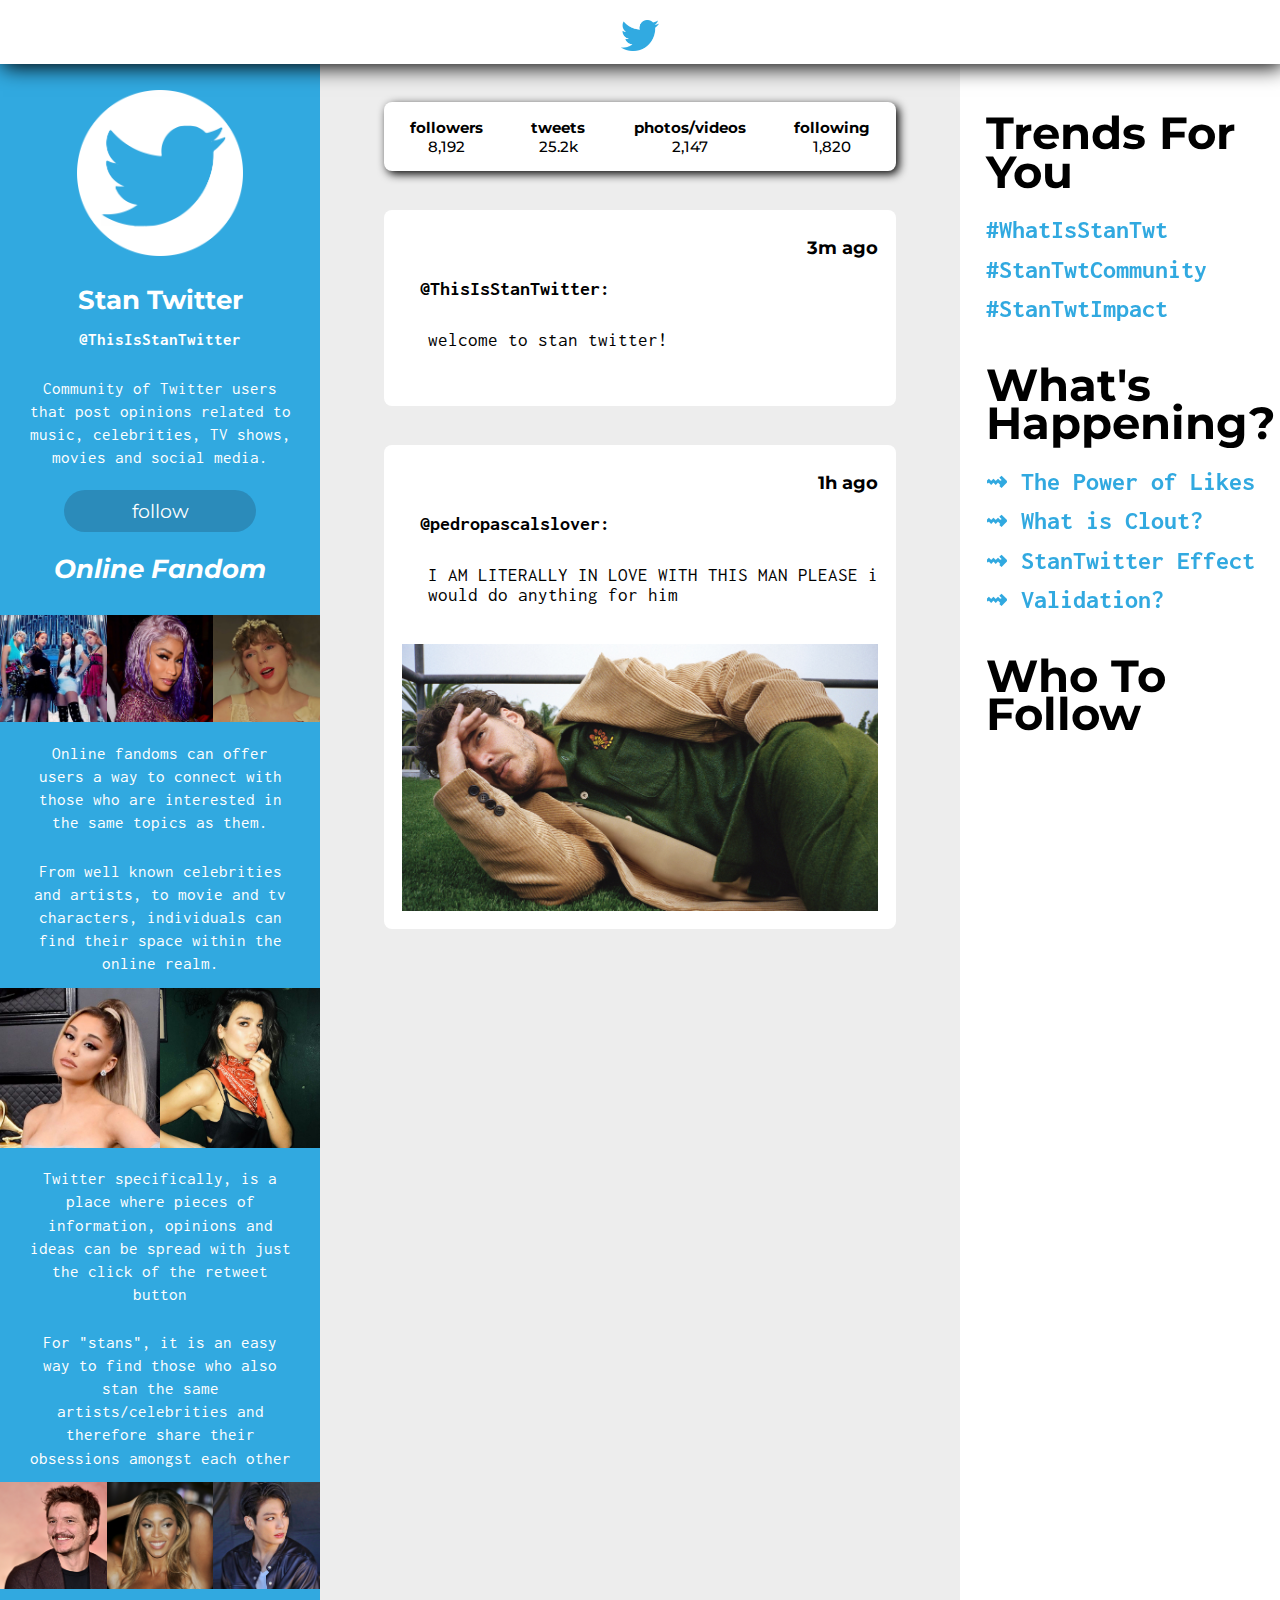
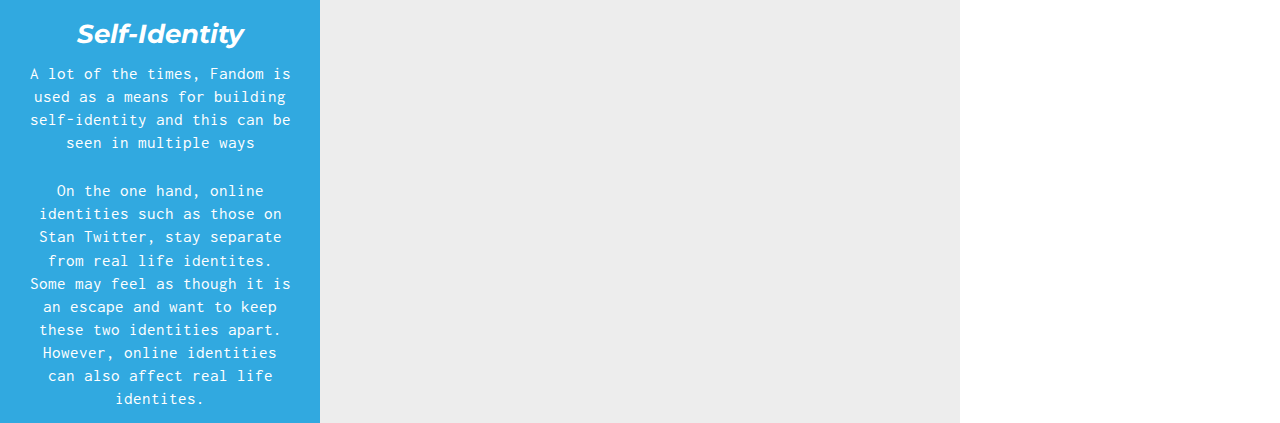
<file: index.html>
<!DOCTYPE html>
<html lang="en" dir="ltr">

<head>
  <meta charset="utf-8">
  <title></title>
  <link rel="stylesheet" href="style.css">
  <link rel="stylesheet" href="https://unpkg.com/aos@next/dist/aos.css" />
</head>

<body onload="document.body.style.opacity='1'">

  <div id="mainGrid">
    <div id="header1">
      <a href="index.html"><img src="images/twitter.png" alt="" style="width:3vw;"></a>
    </div>

    <div id="profileArea">
      <div id="profileContainer">
        <img src="images/logo.png" alt="" style="width:100%;">
      </div>
      <h2>Stan Twitter</h2>
      <p> <b> @ThisIsStanTwitter </b> </p>
      <p> Community of Twitter users that post opinions related to music, celebrities, TV shows, movies and social media. </p>
      <div id="followButton"> <a href="https://twitter.com/home">follow</a> </div>
      <h3>Online Fandom</h3>
      <br>

      <div id="fourColumnContainer">
        <div class="stanImage">
          <img src="images/blackpink.jpeg" alt="image" style="width:100%;">
        </div>
        <div class="stanImage">
          <img src="images/nicki.jpeg" alt="image" style="width:100%;">
        </div>
        <br>
        <div class="stanImage">
          <img src="images/taylor.jpg" alt="image" style="width:100%;">
        </div>
      </div>

      <p> Online fandoms can offer users a way to connect with those who are interested in the same topics as them.</p>
      <p> From well known celebrities and artists, to movie and tv characters, individuals can find their space within the online realm. </p>

      <div id="fourColumnContainer">
        <div class="stanImage">
          <img src="images/ari.jpeg" alt="image" style="width:100%;">
        </div>
        <!-- <div class="stanImage">
          <img src="images/billie.jpeg" alt="image" style="width:100%;">
        </div> -->
        <br>
        <div class="stanImage">
          <img src="images/dua.jpeg" alt="image" style="width:100%;">
        </div>
      </div>

      <p> Twitter specifically, is a place where pieces of information, opinions and ideas can be spread with just the click of the
        retweet button </p>
      <p> For "stans", it is an easy way to find those who also stan the same artists/celebrities and therefore share their obsessions
      amongst each other </p>

      <div id="fourColumnContainer">
        <div class="stanImage">
          <img src="images/pedro.jpeg" alt="image" style="width:100%;">
        </div>
        <div class="stanImage">
          <img src="images/bey.jpeg" alt="image" style="width:100%;">
        </div>
        <br>
        <div class="stanImage">
          <img src="images/jungkook.jpeg" alt="image" style="width:100%;">
        </div>
      </div>
      <h3>Self-Identity</h3> 
      <p> A lot of the times, Fandom is used as a means for building self-identity and this can be seen in multiple ways </p>
      <p> On the one hand, online identities such as those on Stan Twitter, stay separate from real life identites.
      Some may feel as though it is an escape and want to keep these two identities apart. However, online identities can also
      affect real life identites.</p>
    </div>

    <div id="bodyArea">
      <div id="infoArea">
        <div id="infoHeadings">
          <p><b>followers</b> <br>8,192</p>
          <p><b>tweets</b> <br> 25.2k</p>
          <p><b>photos/videos</b> <br> 2,147</p>
          <p><b>following</b> <br> 1,820</p>
        </div>
      </div>
      <script src="https://unpkg.com/aos@next/dist/aos.js"></script>
      <script src="script.js"></script>
    </div>

    <div id="trendArea">
      <div id="trendsBox">
        <h2>Trends For You</h2>
        <a href="index.html">#WhatIsStanTwt</a>
        <a href="community.html">#StanTwtCommunity</a>
        <a href="impact.html">#StanTwtImpact</a>
        <h2>What's Happening?</h2>
        <a href="https://www.the-future-of-commerce.com/2019/10/07/the-power-of-likes-on-social-media/">⇝ The Power of Likes</a>
        <br>
        <a href="https://www.theatlantic.com/technology/archive/2019/12/clout-definition-meme-influencers-social-capital-youtube/603895/"> ⇝ What is Clout?</a>
        <br>
        <a href="https://ucsdguardian.org/2018/03/08/internet-culture-stan-twitter-effect/">⇝ StanTwitter Effect</a>
        <br>
        <a href="https://thestevenpost.medium.com/what-happens-when-we-stop-seeking-validation-on-social-media-1a74e6c605ca">⇝ Validation? </a>
        <h2>Who To Follow</h2>
      </div>
    </div>
  </div>
</body>

</html>
</file>
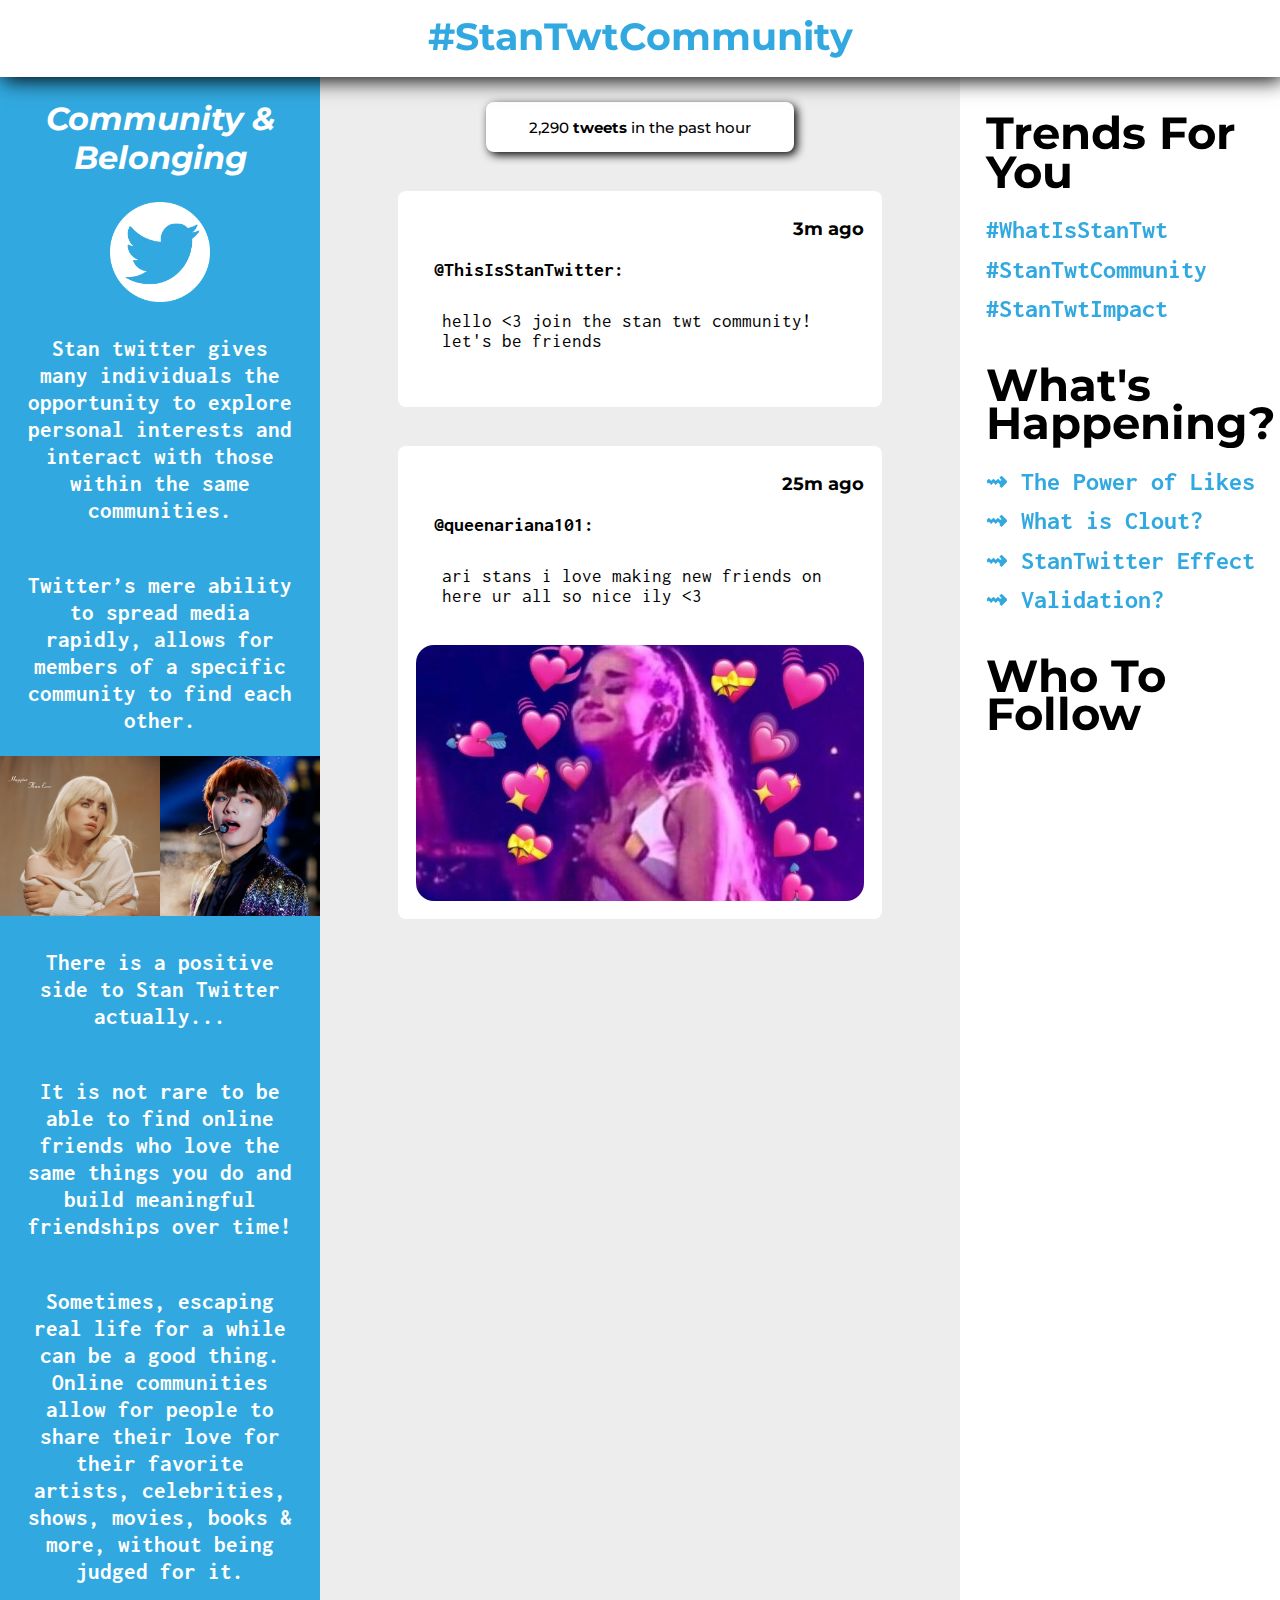
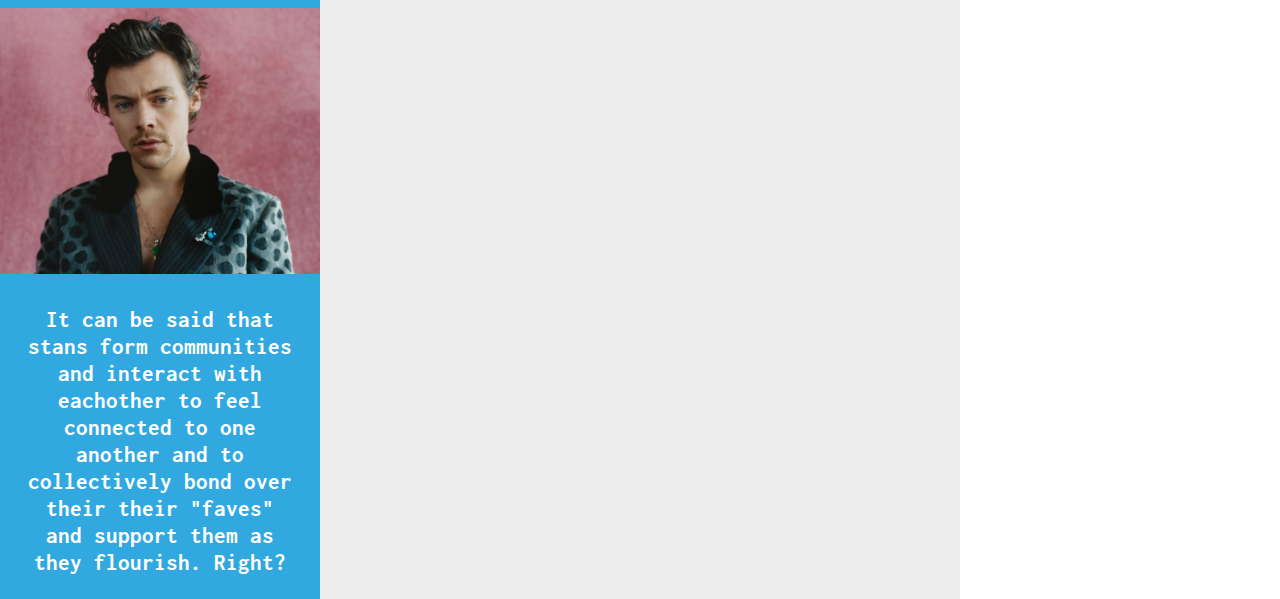
<file: community.html>
<!DOCTYPE html>
<html lang="en" dir="ltr">

<head>
  <meta charset="utf-8">
  <title></title>
  <link rel="stylesheet" href="style2.css">
  <link rel="stylesheet" href="https://unpkg.com/aos@next/dist/aos.css" />
</head>

<body onload="document.body.style.opacity='1'">

  <div id="mainGrid">
    <div id="header1">
      <h1>#StanTwtCommunity</h1>
    </div>
    <div id="profileArea">
      <h3> Community & Belonging</h3>
      <div id="profileContainer">
        <img src="images/logo.png" alt="" style="width:100px;">
      </div>
      <p>Stan twitter gives many individuals the opportunity to explore personal interests and interact
        with those within the same communities.</p>
 
      <p>Twitter’s mere ability to spread media rapidly, allows for members of a
        specific community to find each other. </p>

        <div id="fourColumnContainer">
          <div class="stanImage">
            <img src="images/billie.jpeg" alt="image" style="width:100%;">
          </div>
          <br>
          <div class="stanImage">
            <img src="images/vbts.png" alt="image" style="width:100%;">
          </div>
        </div>

        <p>There is a positive side to Stan Twitter actually... </p>
        <p>It is not rare to be able to find online friends who love the same things you do and build meaningful friendships over time! </p>
        <p>Sometimes, escaping real life for a while can be a good thing. Online communities allow for people to share their love for
        their favorite artists, celebrities, shows, movies, books & more, without being judged for it.</p>

        <div id="fourColumnContainer">
          <div class="stanImage">
            <img src="images/harry2.jpeg" alt="image" style="width:100%;">
          </div>
          </div>

          <p> It can be said that stans form communities and interact with eachother to feel connected to one another and to collectively
          bond over their their "faves" and support them as they flourish. Right? </p>
    </div>

    <div id="bodyArea">
      <div id="infoArea">
        <div id="infoHeadings">
          <p> 2,290 <b>tweets</b> in the past hour</p>
        </div>
      </div>
      <script src="https://unpkg.com/aos@next/dist/aos.js"></script>
      <script src="script3.js"></script>
    </div>

    <div id="trendArea">
      <div id="trendsBox">
        <h2>Trends For You</h2>
        <a href="index.html">#WhatIsStanTwt</a>
        <a href="community.html">#StanTwtCommunity</a>
        <a href="impact.html">#StanTwtImpact</a>
        <h2>What's Happening?</h2>
        <a href="https://www.the-future-of-commerce.com/2019/10/07/the-power-of-likes-on-social-media/">⇝ The Power of Likes</a>
        <br>
        <a href="https://www.theatlantic.com/technology/archive/2019/12/clout-definition-meme-influencers-social-capital-youtube/603895/"> ⇝ What is Clout?</a>
        <br>
        <a href="https://ucsdguardian.org/2018/03/08/internet-culture-stan-twitter-effect/">⇝ StanTwitter Effect</a>
        <br>
        <a href="https://thestevenpost.medium.com/what-happens-when-we-stop-seeking-validation-on-social-media-1a74e6c605ca">⇝ Validation? </a>
        <h2>Who To Follow</h2>
      </div>
    </div>
  </div>
</body>

</html>
</file>
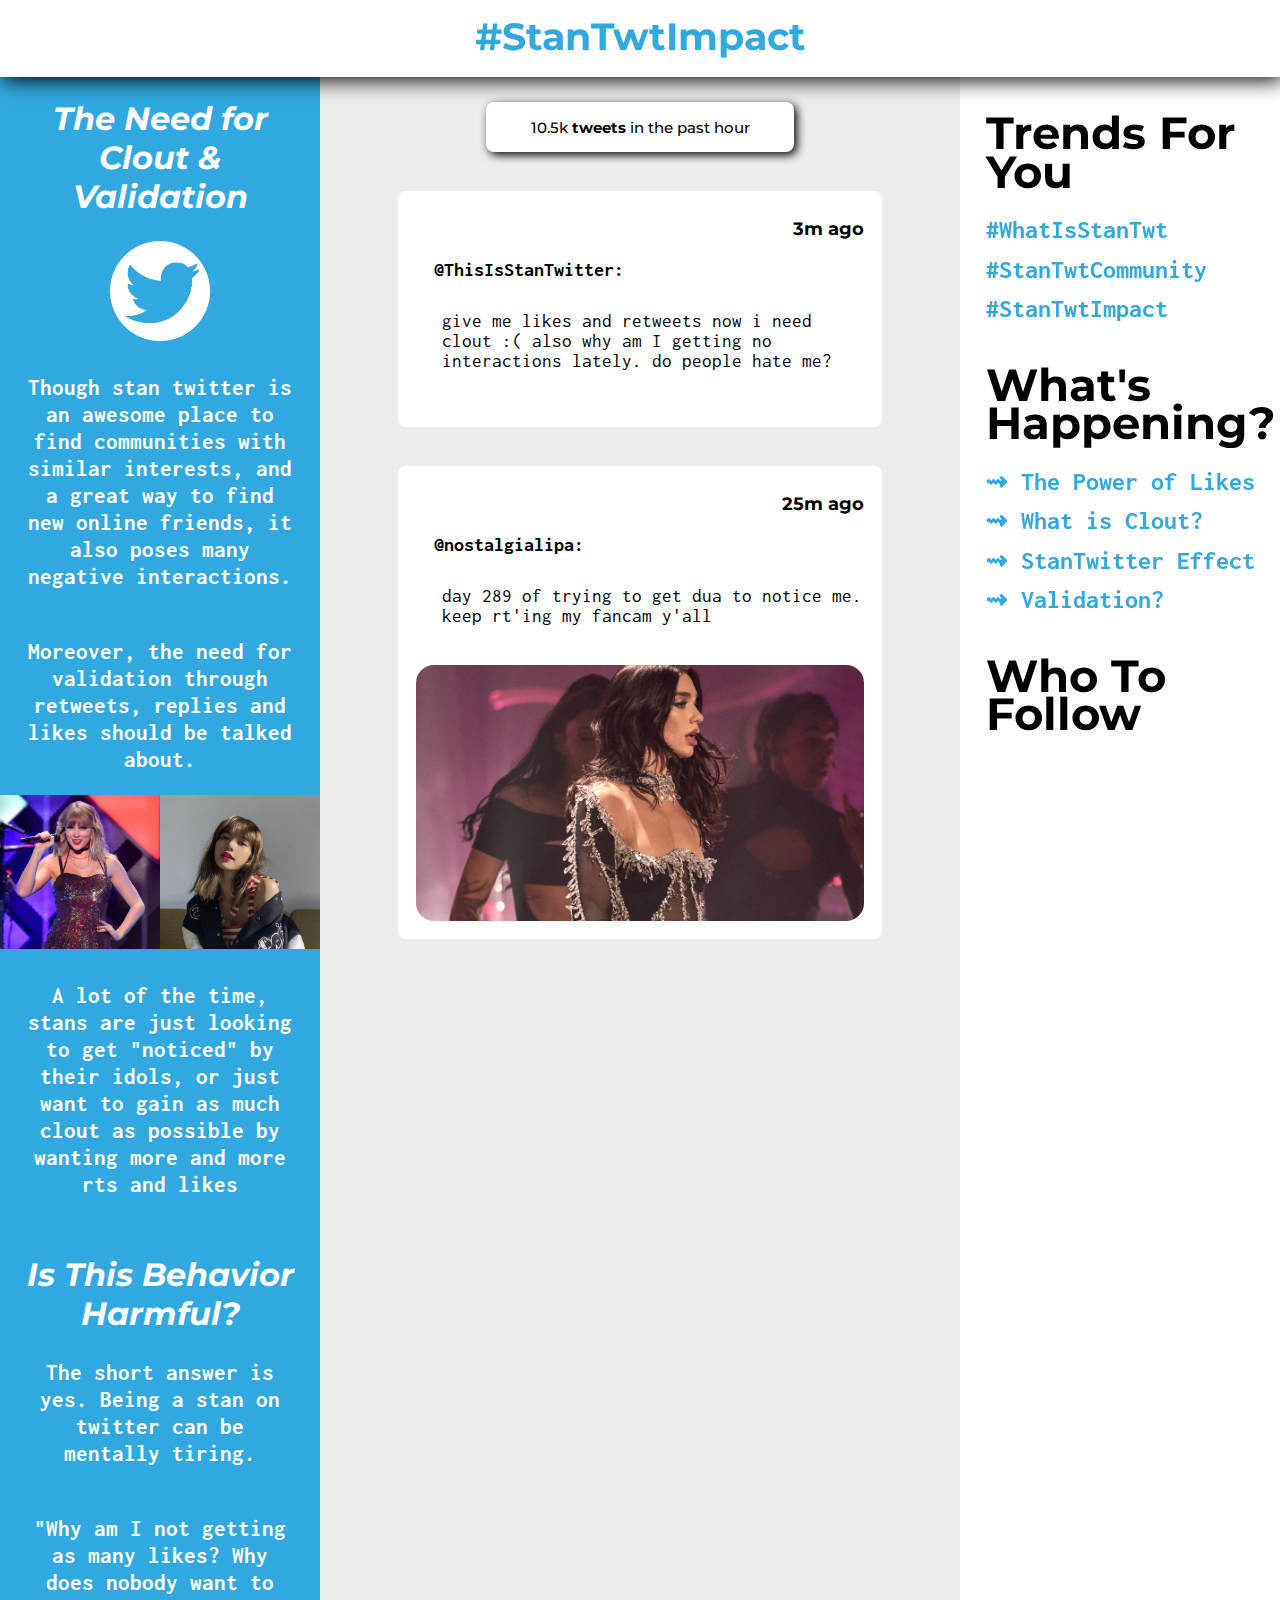
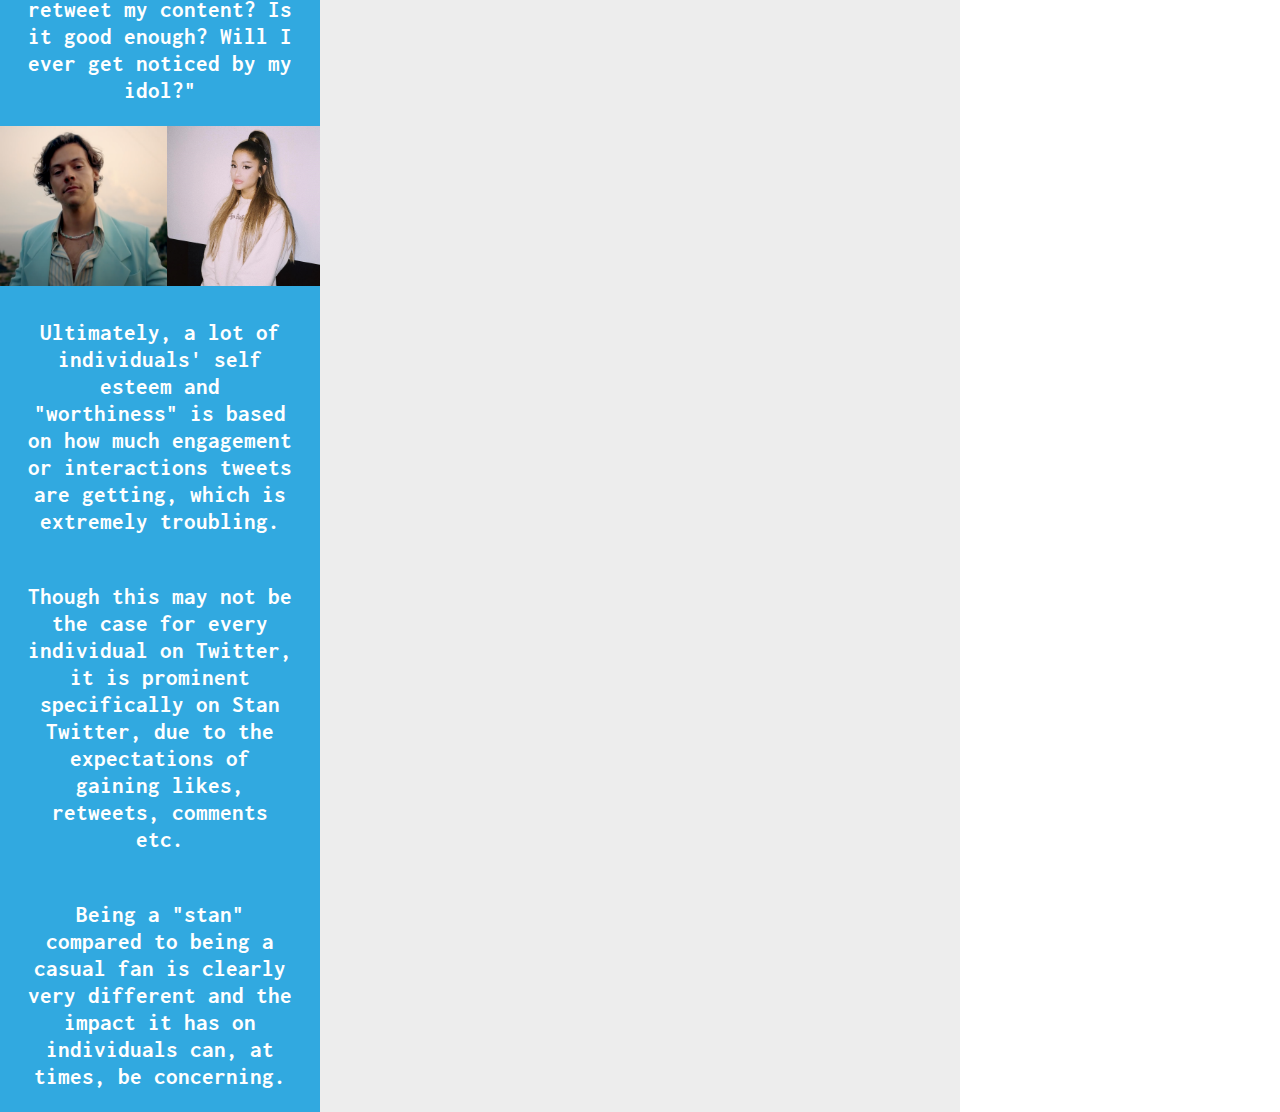
<file: impact.html>
<!DOCTYPE html>
<html lang="en" dir="ltr">

<head>
  <meta charset="utf-8">
  <title></title>
  <link rel="stylesheet" href="style2.css">
  <link rel="stylesheet" href="https://unpkg.com/aos@next/dist/aos.css" />
</head>

<body onload="document.body.style.opacity='1'">

  <div id="mainGrid">
    <div id="header1">
      <h1>#StanTwtImpact</h1>
    </div>
    <div id="profileArea">
      <h3>The Need for Clout & Validation</h3>
      <div id="profileContainer">
        <img src="images/logo.png" alt=""style="width:100px;">
      </div>
      <p>Though stan twitter is an awesome place to find communities with similar interests,
        and a great way to find new online friends, it also poses many negative interactions.</p>
      <p>Moreover, the need for validation through retweets, replies and likes should be talked about.</p>
      <div id="fourColumnContainer"> 
        <div class="stanImage">
          <img src="images/taylor2.jpeg" alt="image" style="width:100%;">
        </div>
        <br>
        <div class="stanImage">
          <img src="images/lisa.jpeg" alt="image" style="width:100%;">
        </div>
      </div>
      <p>A lot of the time, stans are just looking to get "noticed" by their idols, or just want to gain as much clout as possible
      by wanting more and more rts and likes</p>
      <h3>Is This Behavior Harmful?</h3>
      <p>The short answer is yes. Being a stan on twitter can be mentally tiring. </p>
      <p>"Why am I not getting as many likes? Why does nobody want
      to retweet my content? Is it good enough? Will I ever get noticed by my idol?"</p>
      <div id="fourColumnContainer">
        <div class="stanImage">
          <img src="images/harry.png" alt="image" style="width:100%;">
        </div>
        <div class="stanImage">
          <img src="images/ari2.jpeg" alt="image" style="width:100%;">
        </div>
        </div>
        <p>Ultimately, a lot of individuals' self esteem and "worthiness" is based on how much engagement or interactions tweets are getting, which is
          extremely troubling. </p>
        <p>Though this may not be the case for every individual on Twitter, it is prominent specifically on Stan Twitter, due
        to the expectations of gaining likes, retweets, comments etc. </p>
        <p>Being a "stan" compared to being a casual fan is clearly very different and the impact it has on individuals can, at times, be concerning.</p>
    </div>
    <div id="bodyArea">
      <div id="infoArea">
        <div id="infoHeadings">
          <p> 10.5k <b>tweets</b> in the past hour</p>
        </div>
      </div>
      <script src="https://unpkg.com/aos@next/dist/aos.js"></script>
      <script src="script2.js"></script>
    </div>
    <div id="trendArea">
      <div id="trendsBox">
        <h2>Trends For You</h2>
        <a href="index.html">#WhatIsStanTwt</a>
        <a href="community.html">#StanTwtCommunity</a>
        <a href="impact.html">#StanTwtImpact</a>
        <h2>What's Happening?</h2>
        <a href="https://www.the-future-of-commerce.com/2019/10/07/the-power-of-likes-on-social-media/">⇝ The Power of Likes</a>
        <br>
        <a href="https://www.theatlantic.com/technology/archive/2019/12/clout-definition-meme-influencers-social-capital-youtube/603895/"> ⇝ What is Clout?</a>
        <br>
        <a href="https://ucsdguardian.org/2018/03/08/internet-culture-stan-twitter-effect/">⇝ StanTwitter Effect</a>
        <br>
        <a href="https://thestevenpost.medium.com/what-happens-when-we-stop-seeking-validation-on-social-media-1a74e6c605ca">⇝ Validation? </a>
        <h2>Who To Follow</h2>
      </div>
    </div>
  </div>
</body>

</html>
</file>
<file: style.css>
@import url('https://fonts.googleapis.com/css2?family=Inconsolata&family=Montserrat:ital,wght@0,500;0,700;1,500;1,700&display=swap');

body{
  margin:0px;
  padding:0px;
  opacity: 0;
    transition: opacity 2s;
}

#mainGrid {
  display: grid;
  grid-template-columns: repeat(8, 1fr);
  /* grid-column-gap: 2vmin; */
  font-size: 3vmin;
  height: 100%;

  grid-template-areas:
  "header header header header header header header header"
  "profile profile body body body body trend trend"
}

#header1{
  grid-area: header;
  position: fixed;
  width: 100%;
  font-size: 3vw;
  text-align: center;
  background-color: white;
  /* border-color: #31A9E0;
  border-style: solid;
  border-width: 4px; */
  height: 4vw;
  padding-top: 1vw;
  flex-direction: row;
  align-content: space-around;
  box-shadow: 3px 3px 20px black;
  z-index: +99;

}

h1{
  font-size: 5vw;
  font-weight: 700;
  margin-top: 0;
}

#profileArea{
  grid-area:profile;
  background-color: #31A9E0;
  display: flex;
  flex-direction: column;
  padding-top: 2vw;
  text-align: center;
}

h2{
  font-size:2vw;
  font-family: 'Montserrat', sans-serif;
  font-weight: 700;
  color: white;
  margin-bottom: 0;
}

a{
  text-decoration: none;
  color:white;
}

#profileArea p{
  font-size: 1.3vw;
  font-family: Inconsolata;
  margin-left: 2vw;
  margin-right: 2vw;
  margin-top: 1vw;;
  line-height: 1.8vw;
  color: white;
  margin-bottom: 1vw;

}

#profileContainer{
  grid-area:profile;
  padding-left: 6vw;
  padding-right: 6vw;
  padding-top: 5vw;
}

#followButton{
  grid-area:profile;
  margin-top: 8px;
  margin-left: 5vw;
  margin-right: 5vw;
  /* border-style: solid;
  border-color: black; */
  background-color: #2B8BBA;
  /* opacity: 0.6; */
  transition: 0.4s;
  border-radius: 2vw;
  padding: 0.7vw;
  font-size: 1.5vw;
  font-family: Montserrat;
  color: white;
}

#followButton:hover{
  background-color: #2881AD;
  cursor: pointer;
}

#fourColumnContainer{
  grid-area:profile;
  display: flex;
  flex-direction: row;

}

#stanImage{
  display: block;
  width: 100%;

}

#profileArea h3{
  font-size:2vw;
  font-family: 'Montserrat', sans-serif;
  font-weight: 700;
  font-style: oblique;
  color: white;
  margin-bottom: 0;
  text-align: center;
  padding-top: 1vw;
  padding-right: 1vw;
  padding-left: 1vw;

}

#bodyArea{
  margin-top: 0px;
  grid-area:body;
  background-color: #EDEDED;
  color: white;
  font-size: 4vw;
  font-family: 'Inconsolata', monospace;
  padding: 3vw;
  display: flex;
  flex-direction: column;
}

#infoArea{
  grid-area:body;
  /* height: 5vw; */
  margin-top: 5vw;
  margin-left: 2vw;
  margin-right: 2vw;
  background-color: white;
  display: flex;
  flex-direction: row;
  text-align: center;
  justify-content: space-between;
  padding-left: 2vw;
  padding-right: 2vw;
  box-shadow: 3px 3px 10px black;
  border-radius: 8px;
}

#infoHeadings{
  /* grid-row: 1; */
  display: flex;
  flex-direction: row;
  width: 36vw;
  justify-content: space-between;
  font-size: 1.2vw;
  color: black;
  font-weight: bolder;
  text-align: center;
  font-family: Montserrat;
  font-weight: 500;
  margin: 0;
}
#trendArea{
  grid-area:trend;
  background-color: white;

}

#trendsBox{
  grid-area:trend;
  height: 30vw;
  padding:2vw;
  margin-top: 4vw;
  line-height: 3vw;
  position: fixed;
}

#trendsBox h2 {
  color: black;
  margin-bottom: 1.5vw;
  font-size: 5vmin;
}

#trendsBox a {
  color: black;
  font-family: Inconsolata;
  font-weight: bold;
  font-size: 2vw;
  color: #31A9E0;
  transition: 0.4s;
}

#trendsBox a:hover{
  color: #2881AD;
  cursor: pointer;
  font-style: italic;
}

.contentItem {
  margin-top: 3vw;
  display: flex;
  flex-direction: column;
  padding: 2vmin;
  color: black;
  border-radius: 8px;
  /* height: 100%; */
  /* box-shadow: 2px 2px 10px black; */
  background-color: white;
  margin-left: 2vw;
  margin-right: 2vw;
}

h3 {
  margin-top: 1vmin;
  font-size: 2vmin;
  text-align: right;
  margin-bottom: 2vmin;
  font-family: Montserrat;
}
h5 {
  font-size: 1.6vw;
  margin-top:0;
  margin-bottom: 1.5vmin;
  margin-left: 2vmin;
  font-family: Inconsolata;

}
.contentItem p{
  font-size: 1.5vw;
  margin-top: 1vmin;
  margin-left: 1vw;
}
</file>
<file: style2.css>
@import url('https://fonts.googleapis.com/css2?family=Inconsolata&family=Montserrat:ital,wght@0,500;0,700;1,500;1,700&display=swap');

body{
  margin:0px;
  padding:0px;
  opacity: 0;
  transition: opacity 2s;
}

#mainGrid {
  display: grid;
  grid-template-columns: repeat(8, 1fr);
  /* grid-column-gap: 2vmin; */
  font-size: 3vmin;
  height: 100%;

  grid-template-areas:
  "header header header header header header header header"
  "profile profile body body body body trend trend"
}


#header1{
  grid-area: header;
  position: fixed;
  width: 100%;
  font-size: 3vw;
  text-align: center;
  background-color: white;
  height: 4vw;
  padding-top: 1vw;
  flex-direction: row;
  align-content: space-around;
  box-shadow: 3px 3px 20px black;
  z-index: +99;
  padding-bottom: 1vw;

}

h1{
  font-size: 3vw;
  font-weight: 700;
  margin-top: 0;
  font-family: Montserrat;
  color: #31A9E0;
}

#profileArea{
  grid-area:profile;
  background-color: #31A9E0;
  display: flex;
  flex-direction: column;
  padding-top: 5vw;
  text-align: center;
}

#profileContainer{
  grid-area:profile;
  padding-left: 6vw;
  padding-right: 6vw;
  padding-top: 2vw;
}

h2{
  font-size:2vw;
  font-family: 'Montserrat', sans-serif;
  font-weight: 700;
  color: white;
  margin-bottom: 0;
}

#profileArea h3{
  font-size:2.5vw;
  font-family: 'Montserrat', sans-serif;
  font-weight: 700;
  font-style: oblique;
  color: white;
  margin-bottom: 0;
  text-align: center;
  padding-top: 2vw;
  padding-left: 1vw;
  padding-right: 1vw;

}

a{
  text-decoration: none;
  color:white;
}

#profileArea p{
  font-size: 2.5vmin;
  font-family: Inconsolata;
  font-weight: bold;
  margin-left: 2vw;
  margin-right: 2vw;
  margin-top: 2vw;;
  line-height: 3vmin;
  color: white;
}

#bodyArea{
  margin-top: 0px;
  grid-area:body;
  background-color: #EDEDED;
  color: white;
  font-size: 4vw;
  font-family: 'Inconsolata', monospace;
  padding: 3vw;
  display: flex;
  flex-direction: column;
  align-items: center;
}

#infoArea{
  grid-area:body;
  /* height: 5vw; */
  margin-top: 5vw;
  background-color: white;
  text-align: center;
  padding-left: 2vw;
  padding-right: 2vw;
  box-shadow: 3px 3px 10px black;
  border-radius: 8px;
  width: 20vw;
}

#infoHeadings{

  font-size: 1.2vw;
  color: black;
  font-weight: bolder;
  text-align: center;
  font-family: Montserrat;
  font-weight: 500;
  margin: 0;
}

#fourColumnContainer{
  grid-area:profile;
  display: flex;
  flex-direction: row;

}

#stanImage{
  display: block;
  width: 100%;

}
#trendArea{
  grid-area:trend;
  background-color: white;
}

#trendsBox{
  grid-area:trend;
  height: 30vw;
  padding:2vw;
  margin-top: 4vw;
  line-height: 3vw;
  position: fixed;
}

#trendsBox h2 {
  color: black;
  margin-bottom: 1.5vw;
  font-size: 5vmin;
}

#trendsBox a {
  color: black;
  font-family: Inconsolata;
  font-weight: bold;
  font-size: 2vw;
  color: #31A9E0;
  transition: 0.4s;
}

#trendsBox a:hover{
  color: #2881AD;
  cursor: pointer;
  font-style: italic;
}

#happeningBox{
  grid-area:trend;
  height: 30vw;
  padding:2vw;
  margin-top: 4vw;
  line-height: 3vw;
  position: fixed;
}

.contentItem {
  margin-top: 3vw;
  display: flex;
  flex-direction: column;
  padding: 2vmin;
  color: black;
  border-radius: 8px;
  /* height: 100%; */
  /* box-shadow: 2px 2px 10px black; */
  background-color: white;
  margin-left: 2vw;
  margin-right: 2vw;
  width: 35vw;
}

h3 {
  margin-top: 1vmin;
  font-size: 2vmin;
  text-align: right;
  margin-bottom: 2vmin;
  font-family: Montserrat;
}
h5 {
  font-size: 1.6vw;
  margin-top:0;
  margin-bottom: 1.5vmin;
  margin-left: 2vmin;
  font-family: Inconsolata;

}
.contentItem p{
  font-size: 1.5vw;
  margin-top: 1vmin;
  margin-left: 1vw;
}

.footerImageContainer {
  background-image: url('');
  background-size: cover;
  background-position: center;
  height: 100px;
  width: 100%;

}

.footerImage {
  width: 100%;
  height: 20vw;
  /* border: 0.6vmin solid #000; */
  border-radius: 2vmin;
  object-fit: cover;
  object-position: center;
  /* border-style: solid; */
  /* -webkit-box-shadow: 0px 0px 10px 5px rgba(0,0,0,0.62); */
}
</file>
